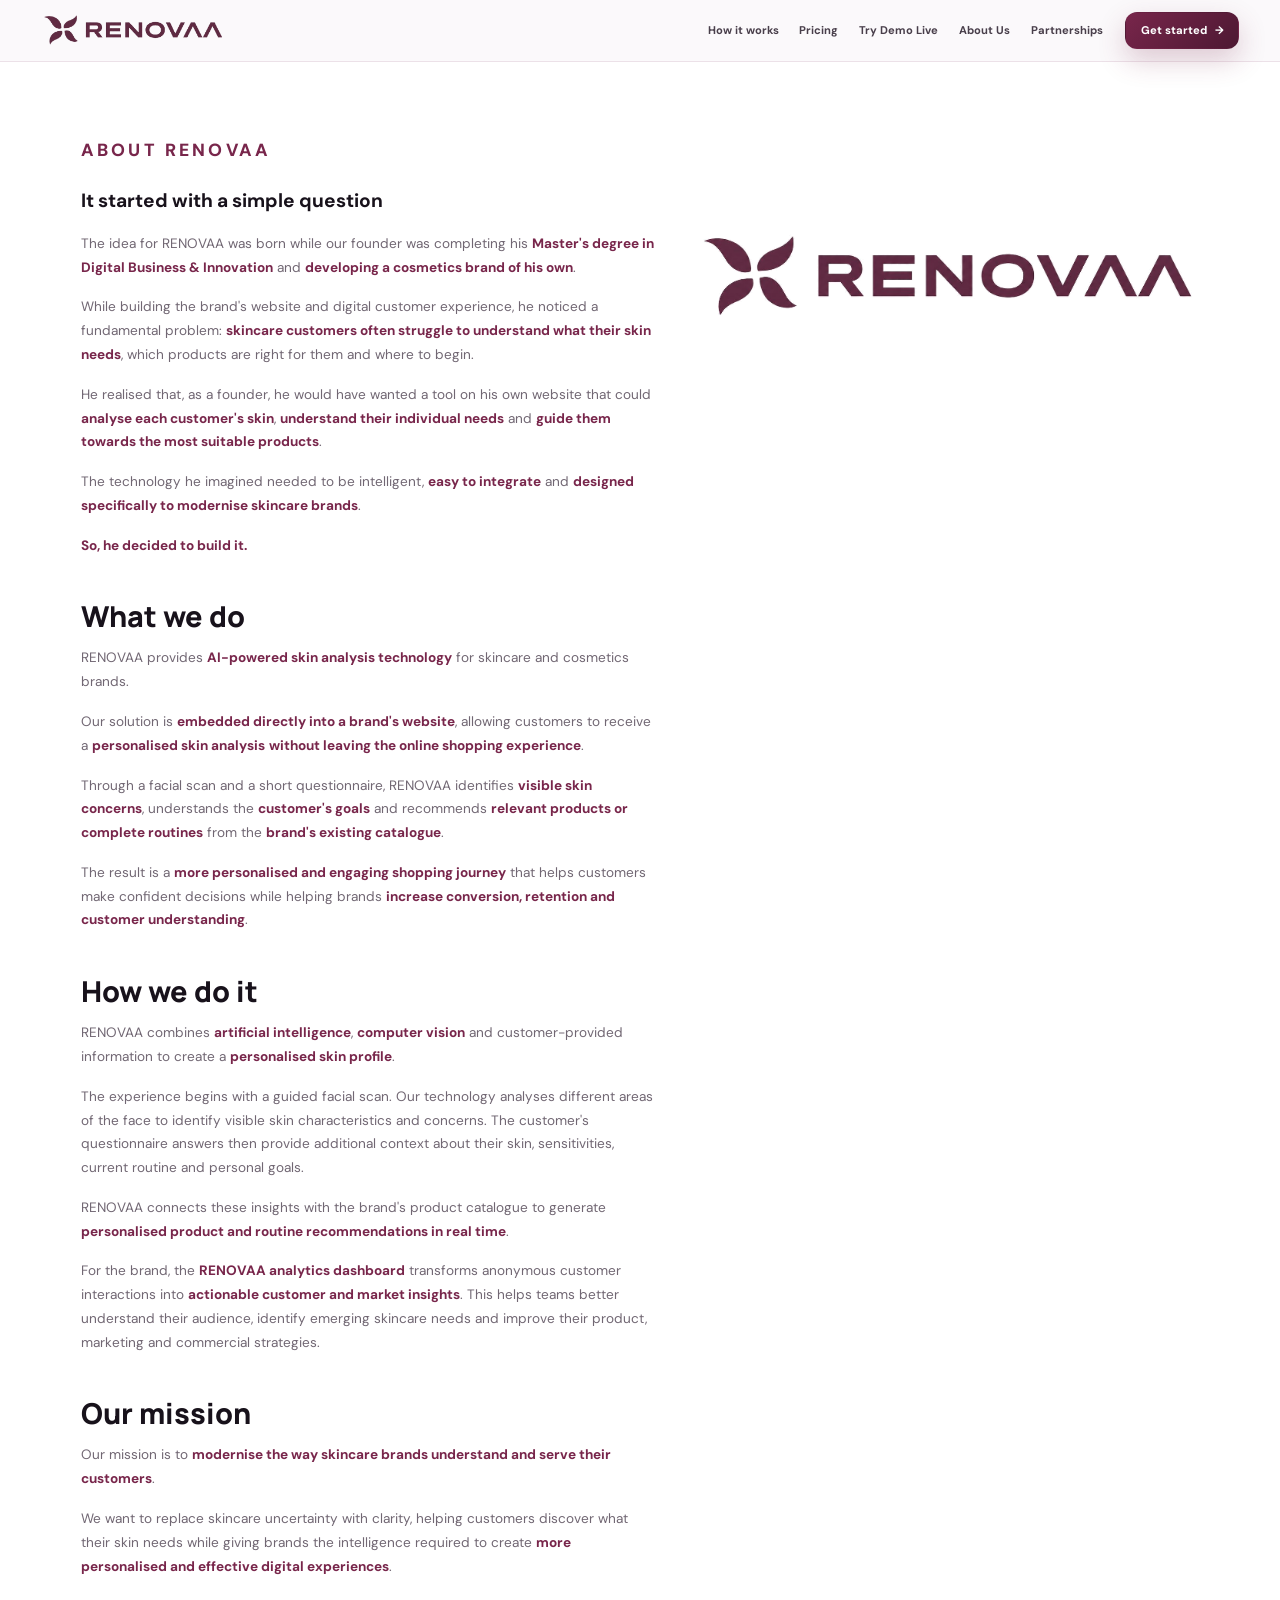
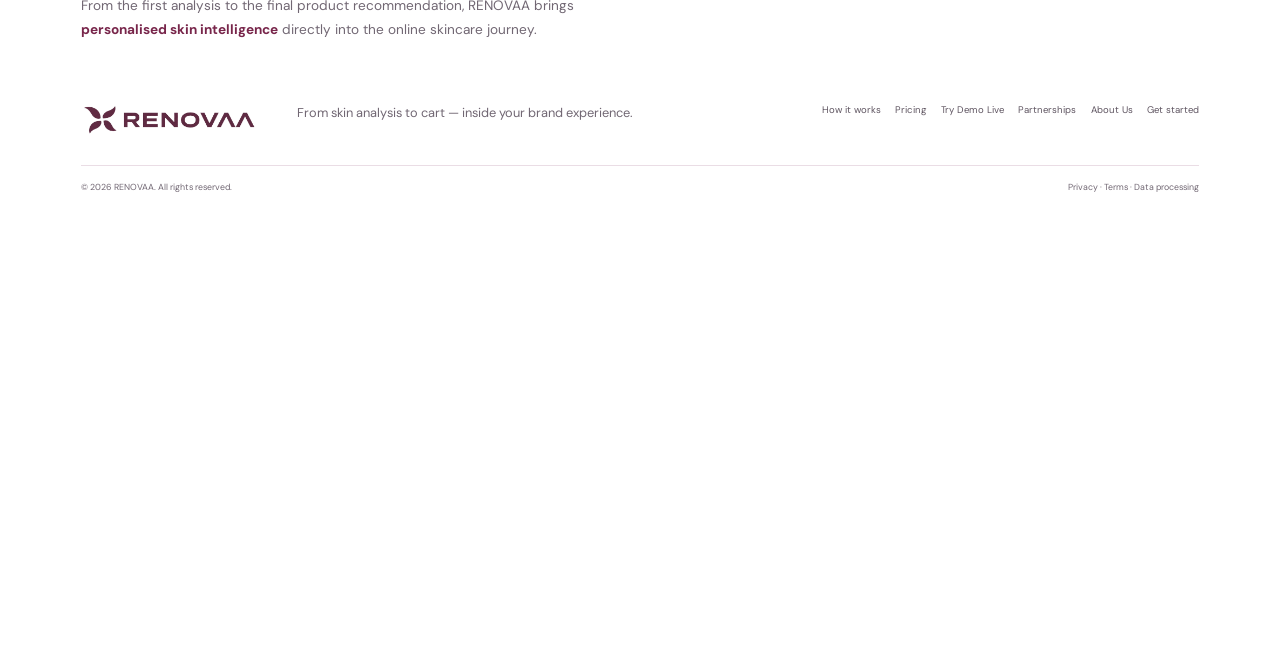
<file: about-renovaa.html>
<!DOCTYPE html>
<html lang="en">
<head>
  <meta charset="UTF-8" />
  <meta name="viewport" content="width=device-width, initial-scale=1.0" />
  <meta name="description" content="About RENOVAA — AI-powered skin analysis for skincare brands." />
  <title>About RENOVAA</title>
  <link rel="preconnect" href="https://fonts.googleapis.com">
  <link rel="preconnect" href="https://fonts.gstatic.com" crossorigin>
  <link href="https://fonts.googleapis.com/css2?family=DM+Sans:wght@400;500;600;700&family=Manrope:wght@500;600;700;800&display=swap" rel="stylesheet">
  <link rel="stylesheet" href="styles.css" />
  <style>
    .about-hero{padding-bottom:8px}
    .about-layout{display:grid;grid-template-columns:minmax(0,760px) 630px;gap:48px;align-items:start}
    .about-logo{position:sticky;top:120px;width:100%;display:block;margin-top:110px}
    .about-body{margin-top:24px}
    @media(max-width:900px){.about-layout{grid-template-columns:1fr}.about-logo{position:static;width:160px;margin-bottom:8px}}
    .about-body h2{font:800 clamp(26px,3vw,36px)/1.2 'Manrope',sans-serif;margin:52px 0 16px}
    .about-body h2:first-child{margin-top:0}
    .about-body p{font-size:17px;line-height:1.75;color:var(--muted);margin:0 0 20px}
    .about-body strong{color:#78264b}
  </style>
</head>
<body>
  <div class="ambient ambient-one"></div>
  <div class="ambient ambient-two"></div>

  <header class="site-header" id="top">
    <a class="brand" href="index.html" aria-label="RENOVAA home">
      <img src="assets/renovaa-logo-cropped.png" alt="RENOVAA" />
    </a>
    <button class="menu-toggle" aria-label="Open menu" aria-expanded="false">☰</button>
    <nav class="main-nav" aria-label="Primary navigation">
      <a href="index.html#problem">How it works</a>
      <a href="index.html#pricing">Pricing</a>
      <a href="live-demos.html">Try Demo Live</a>
      <a href="about-renovaa.html">About Us</a>
      <a href="partnerships.html">Partnerships</a>
    </nav>
    <a class="btn btn-primary header-cta" href="index.html#contact">Get started <span>→</span></a>
  </header>

  <main>
    <section class="section-wrap about-hero">
      <div class="about-layout">
        <div>
      <span class="eyebrow" style="font-size:22px">About RENOVAA</span>
      <h1>It started with a simple question</h1>

      <div class="about-body">
        <p>The idea for RENOVAA was born while our founder was completing his <strong>Master's degree in Digital Business &amp; Innovation</strong> and <strong>developing a cosmetics brand of his own</strong>.</p>
        <p>While building the brand's website and digital customer experience, he noticed a fundamental problem: <strong>skincare customers often struggle to understand what their skin needs</strong>, which products are right for them and where to begin.</p>
        <p>He realised that, as a founder, he would have wanted a tool on his own website that could <strong>analyse each customer's skin</strong>, <strong>understand their individual needs</strong> and <strong>guide them towards the most suitable products</strong>.</p>
        <p>The technology he imagined needed to be intelligent, <strong>easy to integrate</strong> and <strong>designed specifically to modernise skincare brands</strong>.</p>
        <p><strong>So, he decided to build it.</strong></p>

        <h2>What we do</h2>
        <p>RENOVAA provides <strong>AI-powered skin analysis technology</strong> for skincare and cosmetics brands.</p>
        <p>Our solution is <strong>embedded directly into a brand's website</strong>, allowing customers to receive a <strong>personalised skin analysis</strong> <strong>without leaving the online shopping experience</strong>.</p>
        <p>Through a facial scan and a short questionnaire, RENOVAA identifies <strong>visible skin concerns</strong>, understands the <strong>customer's goals</strong> and recommends <strong>relevant products or complete routines</strong> from the <strong>brand's existing catalogue</strong>.</p>
        <p>The result is a <strong>more personalised and engaging shopping journey</strong> that helps customers make confident decisions while helping brands <strong>increase conversion, retention and customer understanding</strong>.</p>

        <h2>How we do it</h2>
        <p>RENOVAA combines <strong>artificial intelligence</strong>, <strong>computer vision</strong> and customer-provided information to create a <strong>personalised skin profile</strong>.</p>
        <p>The experience begins with a guided facial scan. Our technology analyses different areas of the face to identify visible skin characteristics and concerns. The customer's questionnaire answers then provide additional context about their skin, sensitivities, current routine and personal goals.</p>
        <p>RENOVAA connects these insights with the brand's product catalogue to generate <strong>personalised product and routine recommendations in real time</strong>.</p>
        <p>For the brand, the <strong>RENOVAA analytics dashboard</strong> transforms anonymous customer interactions into <strong>actionable customer and market insights</strong>. This helps teams better understand their audience, identify emerging skincare needs and improve their product, marketing and commercial strategies.</p>

        <h2>Our mission</h2>
        <p>Our mission is to <strong>modernise the way skincare brands understand and serve their customers</strong>.</p>
        <p>We want to replace skincare uncertainty with clarity, helping customers discover what their skin needs while giving brands the intelligence required to create <strong>more personalised and effective digital experiences</strong>.</p>
        <p>From the first analysis to the final product recommendation, RENOVAA brings <strong>personalised skin intelligence</strong> directly into the online skincare journey.</p>
      </div>
        </div>
        <img class="about-logo" src="assets/renovaa-logo-cropped.png" alt="RENOVAA" />
      </div>
    </section>
  </main>

  <footer>
    <div class="footer-main">
      <img src="assets/renovaa-logo-cropped.png" alt="RENOVAA" />
      <p>From skin analysis to cart — inside your brand experience.</p>
      <div><a href="index.html#problem">How it works</a><a href="index.html#pricing">Pricing</a><a href="live-demos.html">Try Demo Live</a><a href="partnerships.html">Partnerships</a><a href="about-renovaa.html">About Us</a><a href="index.html#contact">Get started</a></div>
    </div>
    <div class="footer-bottom"><span>© 2026 RENOVAA. All rights reserved.</span><span>Privacy · Terms · Data processing</span></div>
  </footer>

  <script src="script.js"></script>
</body>
</html>
</file>
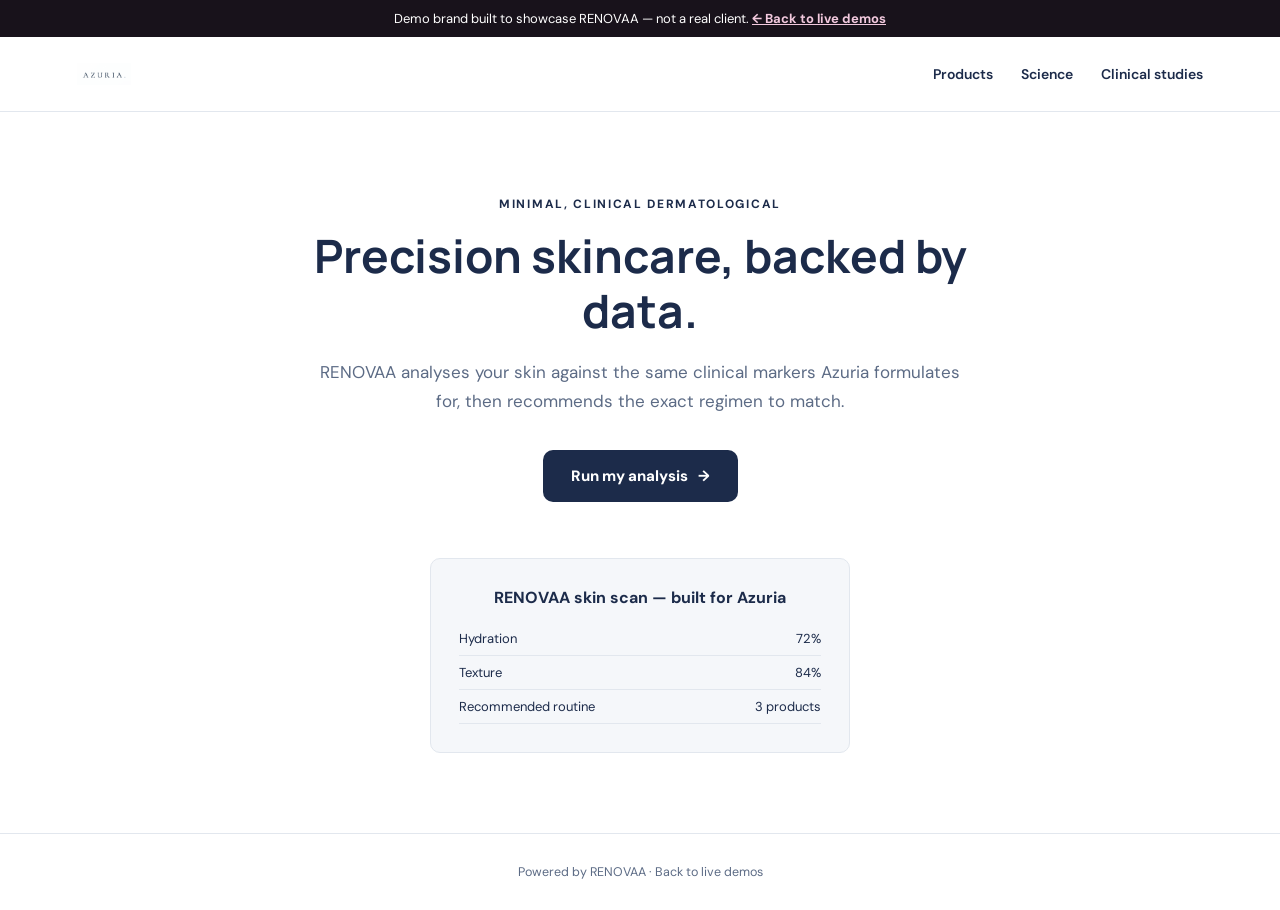
<file: azuria-demo.html>
<!DOCTYPE html>
<html lang="en">
<head>
  <meta charset="UTF-8" />
  <meta name="viewport" content="width=device-width, initial-scale=1.0" />
  <title>Azuria × RENOVAA — Live Demo</title>
  <link rel="preconnect" href="https://fonts.googleapis.com">
  <link rel="preconnect" href="https://fonts.gstatic.com" crossorigin>
  <link href="https://fonts.googleapis.com/css2?family=Manrope:wght@500;600;700;800&family=DM+Sans:wght@400;500;700&display=swap" rel="stylesheet">
  <style>
    *{box-sizing:border-box}
    body{margin:0;font-family:'DM Sans',sans-serif;background:#ffffff;color:#1c2b4a}
    a{text-decoration:none;color:inherit}
    .demo-banner{background:#18121b;color:#fff;text-align:center;padding:10px 16px;font-size:13px;font-family:'DM Sans',sans-serif}
    .demo-banner a{color:#f2c9de;font-weight:700;text-decoration:underline}
    header{display:flex;align-items:center;justify-content:space-between;padding:26px 6vw;border-bottom:1px solid #e2e7ee}
    header img{height:22px;display:block}
    nav{display:flex;gap:28px;font-size:14px;font-weight:600;color:#1c2b4a}
    .hero{padding:80px 6vw;text-align:center;max-width:820px;margin:0 auto}
    .hero span.eyebrow{display:inline-block;margin-bottom:16px;font-size:12px;letter-spacing:.14em;text-transform:uppercase;color:#1c2b4a;font-weight:700}
    .hero h1{font:700 clamp(30px,4.4vw,46px)/1.2 'Manrope',sans-serif;margin:0 0 20px}
    .hero p{font-size:17px;line-height:1.7;color:#5c6b85;margin:0 0 34px}
    .cta{display:inline-flex;align-items:center;gap:10px;padding:16px 28px;border-radius:10px;background:#1c2b4a;color:#fff;font-weight:800;font-size:15px}
    .widget{max-width:420px;margin:56px auto 0;padding:28px;border-radius:10px;background:#f5f7fa;border:1px solid #e2e7ee}
    .widget h3{margin:0 0 14px;font-size:16px}
    .widget .row{display:flex;justify-content:space-between;font-size:13px;padding:8px 0;border-bottom:1px solid #e2e7ee}
    footer{padding:30px 6vw;text-align:center;font-size:12.5px;color:#5c6b85;border-top:1px solid #e2e7ee}
  </style>
</head>
<body>
  <div class="demo-banner">Demo brand built to showcase RENOVAA — not a real client. <a href="live-demos.html">← Back to live demos</a></div>
  <header>
    <img src="assets/brand-azuria-logo.png" alt="Azuria" />
    <nav><a href="#">Products</a><a href="#">Science</a><a href="#">Clinical studies</a></nav>
  </header>
  <section class="hero">
    <span class="eyebrow">Minimal, clinical dermatological</span>
    <h1>Precision skincare, backed by data.</h1>
    <p>RENOVAA analyses your skin against the same clinical markers Azuria formulates for, then recommends the exact regimen to match.</p>
    <a class="cta" href="#widget">Run my analysis <span>→</span></a>
    <div class="widget" id="widget">
      <h3>RENOVAA skin scan — built for Azuria</h3>
      <div class="row"><span>Hydration</span><span>72%</span></div>
      <div class="row"><span>Texture</span><span>84%</span></div>
      <div class="row"><span>Recommended routine</span><span>3 products</span></div>
    </div>
  </section>
  <footer>Powered by RENOVAA · <a href="live-demos.html">Back to live demos</a></footer>
</body>
</html>
</file>
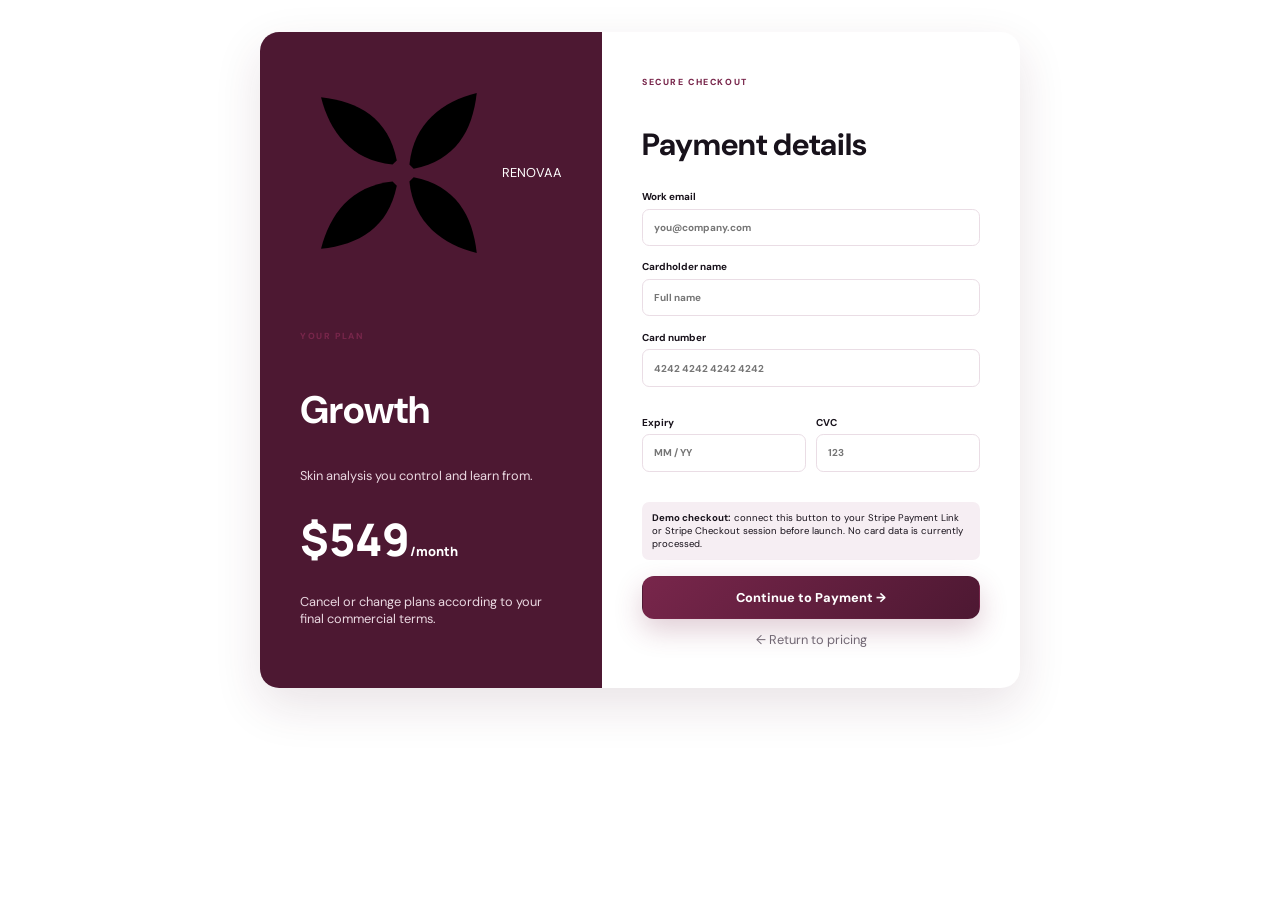
<file: checkout.html>
<!DOCTYPE html><html lang="en"><head><meta charset="UTF-8"><meta name="viewport" content="width=device-width,initial-scale=1"><title>RENOVAA Secure Checkout</title><link rel="preconnect" href="https://fonts.googleapis.com"><link rel="preconnect" href="https://fonts.gstatic.com" crossorigin><link href="https://fonts.googleapis.com/css2?family=DM+Sans:wght@400;500;600;700&family=Manrope:wght@600;700;800&display=swap" rel="stylesheet"><link rel="stylesheet" href="styles.css"><style>.checkout-page{min-height:100vh;background:#fff;display:grid;place-items:center;padding:30px}.checkout-shell{width:min(950px,100%);display:grid;grid-template-columns:.9fr 1.1fr;background:#fff;border-radius:24px;overflow:hidden;box-shadow:var(--shadow)}.order-summary{background:var(--plum-dark);color:#fff;padding:50px}.order-summary p{color:#ead8e1}.order-price{font-size:3.5rem;font-family:Manrope;font-weight:800;margin:30px 0}.order-price small{font-size:1rem}.pay-form{padding:50px}.pay-form label{display:block;font-weight:700;font-size:.78rem;margin:18px 0}.pay-form input{width:100%;padding:14px;border:1px solid var(--line);border-radius:9px;margin-top:7px}.two-col{display:grid;grid-template-columns:1fr 1fr;gap:12px}.payment-note{font-size:.75rem;background:var(--surface-2);padding:12px;border-radius:9px;margin:20px 0}@media(max-width:700px){.checkout-shell{grid-template-columns:1fr}.order-summary,.pay-form{padding:30px}}</style></head><body><main class="checkout-page"><section class="checkout-shell"><div class="order-summary"><a class="brand" href="index.html" style="color:white"><svg class="brand-mark" viewBox="0 0 48 48"><path d="M22 22C12 21 7 14 5 6c9 1 16 5 18 15Z"/><path d="M26 22C27 12 34 7 42 5c-1 9-5 16-15 18Z"/><path d="M22 26C12 27 7 34 5 42c9-1 16-5 18-15Z"/><path d="M26 26C27 36 34 41 42 43c-1-9-5-16-15-18Z"/></svg><span>RENOVAA</span></a><div style="margin-top:70px" class="eyebrow" style="color:#f1cadc">YOUR PLAN</div><h1 id="planName" style="font-size:3rem">Growth</h1><p id="planText">Skin analysis you control and learn from.</p><div class="order-price"><span id="planPrice">$549</span><small>/month</small></div><p>Cancel or change plans according to your final commercial terms.</p></div><form class="pay-form" id="paymentForm"><div class="eyebrow">SECURE CHECKOUT</div><h2 style="font-size:2.4rem">Payment details</h2><label>Work email<input required type="email" placeholder="you@company.com"></label><label>Cardholder name<input required placeholder="Full name"></label><label>Card number<input required inputmode="numeric" placeholder="4242 4242 4242 4242"></label><div class="two-col"><label>Expiry<input required placeholder="MM / YY"></label><label>CVC<input required placeholder="123"></label></div><div class="payment-note"><strong>Demo checkout:</strong> connect this button to your Stripe Payment Link or Stripe Checkout session before launch. No card data is currently processed.</div><button class="btn btn-primary" style="width:100%" type="submit">Continue to Payment →</button><a href="index.html#pricing" style="display:block;text-align:center;margin-top:15px;color:var(--muted)">← Return to pricing</a></form></section></main><script>const p=new URLSearchParams(location.search);const plan=p.get('plan')||'growth';const billing=p.get('billing')||'monthly';const plans={starter:{name:'Starter',monthly:149,annual:119,text:'Skin analysis that works on your site.'},growth:{name:'Growth',monthly:549,annual:439,text:'Skin analysis you control and learn from.'}};const d=plans[plan]||plans.growth;document.getElementById('planName').textContent=d.name;document.getElementById('planText').textContent=d.text;document.getElementById('planPrice').textContent='$'+d[billing];document.querySelector('.order-price small').textContent=billing==='annual'?'/month, billed annually':'/month';document.getElementById('paymentForm').addEventListener('submit',e=>{e.preventDefault();alert('Connect this form to your live Stripe Checkout or Payment Link before launch.');});</script></body></html>
</file>
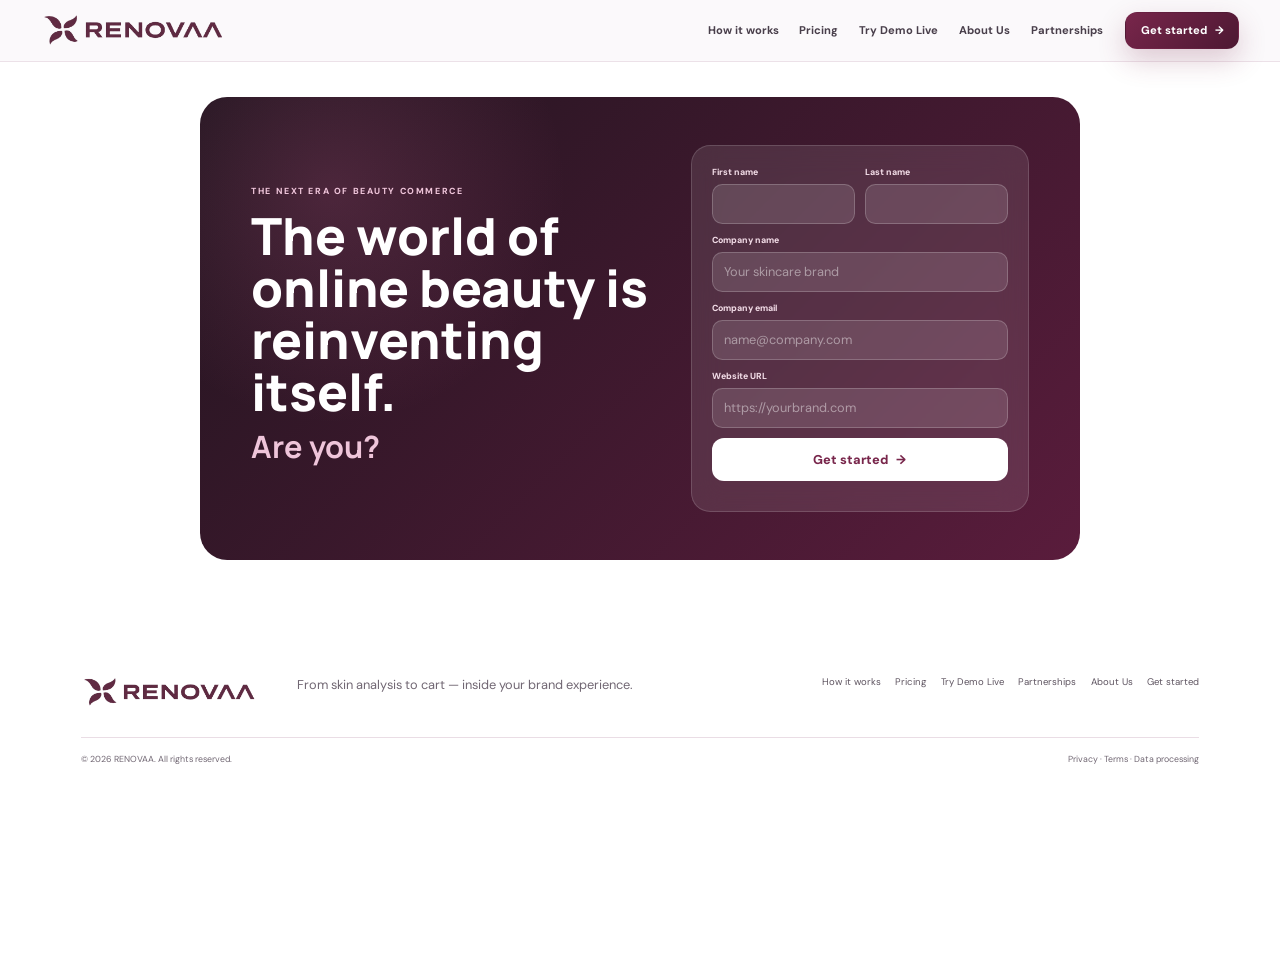
<file: get-started.html>
<!DOCTYPE html>
<html lang="en">
<head>
  <meta charset="UTF-8" />
  <meta name="viewport" content="width=device-width, initial-scale=1.0" />
  <meta name="description" content="Get started with RENOVAA." />
  <title>RENOVAA — Get Started</title>
  <link rel="preconnect" href="https://fonts.googleapis.com">
  <link rel="preconnect" href="https://fonts.gstatic.com" crossorigin>
  <link href="https://fonts.googleapis.com/css2?family=DM+Sans:wght@400;500;600;700&family=Manrope:wght@500;600;700;800&display=swap" rel="stylesheet">
  <link rel="stylesheet" href="styles.css" />
  <style>.get-started-wrap{width:min(1100px,calc(100% - 4vw))!important;margin:44px auto 96px!important;padding:60px 5vw!important}@media(max-width:1180px){.get-started-wrap{margin-top:24px!important}}</style>
</head>
<body>
  <div class="ambient ambient-one"></div>
  <div class="ambient ambient-two"></div>

  <header class="site-header" id="top">
    <a class="brand" href="RENOVAA Site.dc.html" aria-label="RENOVAA home">
      <img src="assets/renovaa-logo-cropped.png" alt="RENOVAA" />
    </a>
    <button class="menu-toggle" aria-label="Open menu" aria-expanded="false">☰</button>
    <nav class="main-nav" aria-label="Primary navigation">
      <a href="RENOVAA Site.dc.html#problem">How it works</a>
      <a href="RENOVAA Site.dc.html#pricing">Pricing</a>
      <a href="live-demos.html">Try Demo Live</a>
      <a href="about-renovaa.html">About Us</a>
      <a href="partnerships.html">Partnerships</a>
    </nav>
    <a class="btn btn-primary header-cta" href="get-started.html">Get started <span>→</span></a>
  </header>

  <main>
    <section class="final-cta get-started-wrap">
      <div class="cta-copy reveal visible">
        <span class="eyebrow">The next era of beauty commerce</span>
        <h2>The world of online beauty is reinventing itself.</h2>
        <h3>Are you?</h3>
      </div>
      <form class="demo-form reveal visible" id="demo-form" autocomplete="off">
        <div class="form-grid">
          <label><span>First name</span><input name="demoFirstName" type="text" required /></label>
          <label><span>Last name</span><input name="demoLastName" type="text" required /></label>
        </div>
        <label><span>Company name</span><input name="company" type="text" placeholder="Your skincare brand" required /></label>
        <label><span>Company email</span><input name="email" type="email" placeholder="name@company.com" required /></label>
        <label><span>Website URL</span><input name="website" type="url" placeholder="https://yourbrand.com" /></label>
        <input type="hidden" name="plan" id="plan-field" value="" />
        <button class="btn btn-light" type="submit">Get started <span>→</span></button>
        <p class="form-status" id="form-status" aria-live="polite"></p>
      </form>
    </section>
  </main>

  <footer>
    <div class="footer-main">
      <img src="assets/renovaa-logo-cropped.png" alt="RENOVAA" />
      <p>From skin analysis to cart — inside your brand experience.</p>
      <div><a href="RENOVAA Site.dc.html#problem">How it works</a><a href="RENOVAA Site.dc.html#pricing">Pricing</a><a href="live-demos.html">Try Demo Live</a><a href="partnerships.html">Partnerships</a><a href="about-renovaa.html">About Us</a><a href="get-started.html">Get started</a></div>
    </div>
    <div class="footer-bottom"><span>© 2026 RENOVAA. All rights reserved.</span><span>Privacy · Terms · Data processing</span></div>
  </footer>

  <script>
    const params = new URLSearchParams(location.search);
    const plan = params.get('plan');
    if (plan) {
      document.getElementById('plan-field').value = plan;
      const label = plan.charAt(0).toUpperCase() + plan.slice(1);
      const h3 = document.querySelector('.cta-copy h3');
      if (h3) h3.textContent = 'Get started with ' + label + '.';
    }
  </script>
  <script src="script.js"></script>
</body>
</html>
</file>
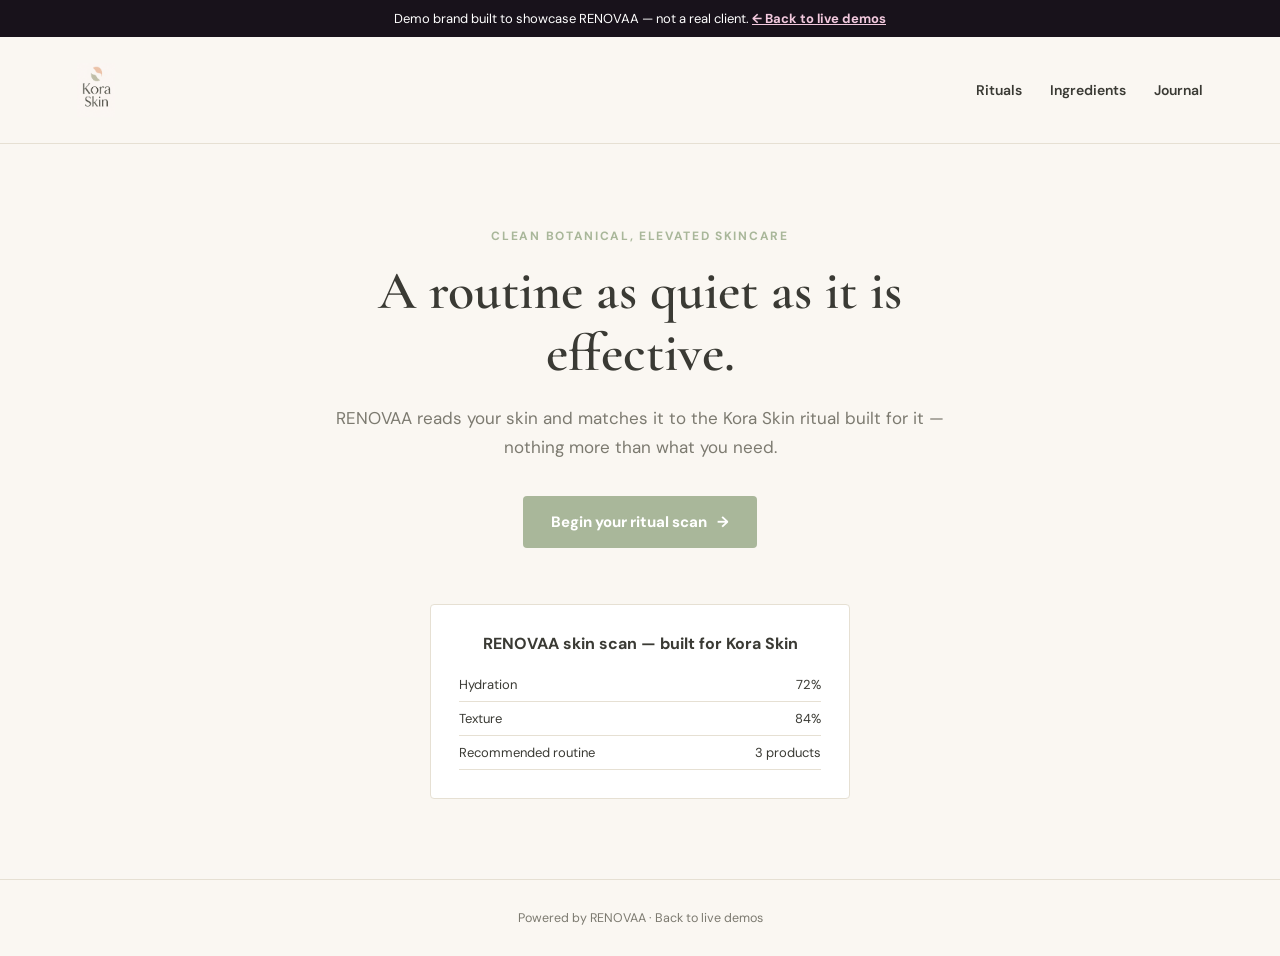
<file: kora-skin-demo.html>
<!DOCTYPE html>
<html lang="en">
<head>
  <meta charset="UTF-8" />
  <meta name="viewport" content="width=device-width, initial-scale=1.0" />
  <title>Kora Skin × RENOVAA — Live Demo</title>
  <link rel="preconnect" href="https://fonts.googleapis.com">
  <link rel="preconnect" href="https://fonts.gstatic.com" crossorigin>
  <link href="https://fonts.googleapis.com/css2?family=Cormorant+Garamond:wght@500;600;700&family=DM+Sans:wght@400;500;700&display=swap" rel="stylesheet">
  <style>
    *{box-sizing:border-box}
    body{margin:0;font-family:'DM Sans',sans-serif;background:#faf7f2;color:#3a3a34}
    a{text-decoration:none;color:inherit}
    .demo-banner{background:#18121b;color:#fff;text-align:center;padding:10px 16px;font-size:13px;font-family:'DM Sans',sans-serif}
    .demo-banner a{color:#f2c9de;font-weight:700;text-decoration:underline}
    header{display:flex;align-items:center;justify-content:space-between;padding:26px 6vw;border-bottom:1px solid #e6e0d3}
    header img{height:54px;display:block}
    nav{display:flex;gap:28px;font-size:14px;font-weight:600;color:#3a3a34}
    .hero{padding:80px 6vw;text-align:center;max-width:820px;margin:0 auto}
    .hero span.eyebrow{display:inline-block;margin-bottom:16px;font-size:12px;letter-spacing:.14em;text-transform:uppercase;color:#a9b79a;font-weight:700}
    .hero h1{font:600 clamp(34px,5vw,54px)/1.15 'Cormorant Garamond',serif;margin:0 0 20px}
    .hero p{font-size:17px;line-height:1.7;color:#7c7a70;margin:0 0 34px}
    .cta{display:inline-flex;align-items:center;gap:10px;padding:16px 28px;border-radius:4px;background:#a9b79a;color:#fff;font-weight:800;font-size:15px}
    .widget{max-width:420px;margin:56px auto 0;padding:28px;border-radius:4px;background:#fff;border:1px solid #e6e0d3}
    .widget h3{margin:0 0 14px;font-size:16px}
    .widget .row{display:flex;justify-content:space-between;font-size:13px;padding:8px 0;border-bottom:1px solid #e6e0d3}
    footer{padding:30px 6vw;text-align:center;font-size:12.5px;color:#7c7a70;border-top:1px solid #e6e0d3}
  </style>
</head>
<body>
  <div class="demo-banner">Demo brand built to showcase RENOVAA — not a real client. <a href="live-demos.html">← Back to live demos</a></div>
  <header>
    <img src="assets/brand-kora-skin-logo.png" alt="Kora Skin" />
    <nav><a href="#">Rituals</a><a href="#">Ingredients</a><a href="#">Journal</a></nav>
  </header>
  <section class="hero">
    <span class="eyebrow">Clean botanical, elevated skincare</span>
    <h1>A routine as quiet as it is effective.</h1>
    <p>RENOVAA reads your skin and matches it to the Kora Skin ritual built for it — nothing more than what you need.</p>
    <a class="cta" href="#widget">Begin your ritual scan <span>→</span></a>
    <div class="widget" id="widget">
      <h3>RENOVAA skin scan — built for Kora Skin</h3>
      <div class="row"><span>Hydration</span><span>72%</span></div>
      <div class="row"><span>Texture</span><span>84%</span></div>
      <div class="row"><span>Recommended routine</span><span>3 products</span></div>
    </div>
  </section>
  <footer>Powered by RENOVAA · <a href="live-demos.html">Back to live demos</a></footer>
</body>
</html>
</file>
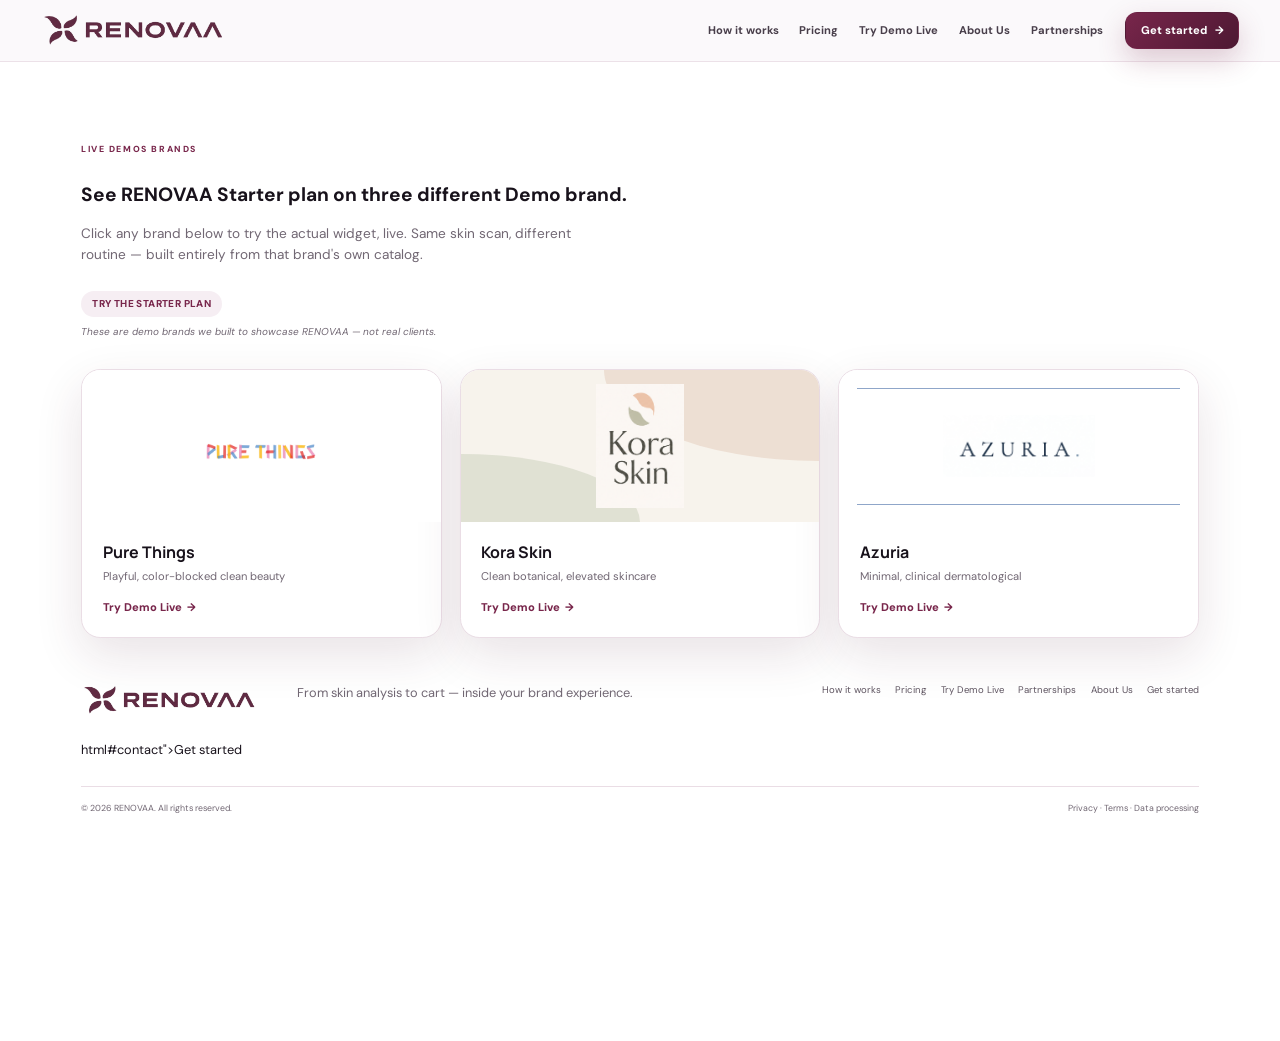
<file: live-demos.html>
<!DOCTYPE html>
<html lang="en">
<head>
  <meta charset="UTF-8" />
  <meta name="viewport" content="width=device-width, initial-scale=1.0" />
  <meta name="description" content="Try RENOVAA live on three demo brand styles." />
  <title>RENOVAA — Live Demos</title>
  <link rel="preconnect" href="https://fonts.googleapis.com">
  <link rel="preconnect" href="https://fonts.gstatic.com" crossorigin>
  <link href="https://fonts.googleapis.com/css2?family=DM+Sans:wght@400;500;600;700&family=Manrope:wght@500;600;700;800&display=swap" rel="stylesheet">
  <link rel="stylesheet" href="styles.css" />
  <style>
    .demos-hero{padding-bottom:8px}
    .demos-caption{display:inline-block;margin-top:10px;font-size:12.5px;color:var(--muted);font-style:italic}
    .demos-grid{display:grid;grid-template-columns:repeat(3,1fr);gap:22px;margin-top:38px}
    .demo-card{display:flex;flex-direction:column;border-radius:24px;overflow:hidden;background:#fff;border:1px solid var(--line);box-shadow:var(--shadow);text-decoration:none;color:inherit;transition:.25s ease}
    .demo-card:hover{transform:translateY(-6px);box-shadow:0 28px 64px rgba(75,24,50,.2)}
    .demo-thumb{position:relative;height:190px;display:flex;flex-direction:column;overflow:hidden}
    .demo-card-body{padding:24px 26px 28px}
    .demo-card-body h3{margin:0 0 6px;font-family:Manrope,sans-serif;font-size:1.25rem}
    .demo-descriptor{margin:0 0 16px;color:var(--muted);font-size:14px;line-height:1.5}
    .demo-try{display:inline-flex;align-items:center;gap:6px;font-weight:800;color:var(--plum);font-size:14px}
    @media(max-width:980px){.demos-grid{grid-template-columns:1fr}}
  </style>
</head>
<body>
  <div class="ambient ambient-one"></div>
  <div class="ambient ambient-two"></div>

  <header class="site-header" id="top">
    <a class="brand" href="index.html" aria-label="RENOVAA home">
      <img src="assets/renovaa-logo-cropped.png" alt="RENOVAA" />
    </a>
    <button class="menu-toggle" aria-label="Open menu" aria-expanded="false">☰</button>
    <nav class="main-nav" aria-label="Primary navigation">
      <a href="index.html#problem">How it works</a>
      <a href="index.html#pricing">Pricing</a>
      <a href="live-demos.html">Try Demo Live</a>
      <a href="about-renovaa.html">About Us</a>
      <a href="partnerships.html">Partnerships</a>
    </nav>
    <a class="btn btn-primary header-cta" href="index.html#contact">Get started <span>→</span></a>
  </header>

  <main>
    <section class="section-wrap demos-hero">
      <span class="eyebrow">Live demos brands</span>
      <h1>See RENOVAA Starter plan on three different Demo brand.</h1>
      <p style="max-width:640px;color:var(--muted);font-size:17px;line-height:1.6">Click any brand below to try the actual widget, live. Same skin scan, different routine — built entirely from that brand's own catalog.</p>
      <span style="display:inline-flex;align-items:center;gap:8px;margin-top:14px;padding:8px 14px;border-radius:999px;background:#f6eef3;color:var(--plum);font-size:12.5px;font-weight:800;text-transform:uppercase;letter-spacing:.04em">Try the Starter plan</span><br />
      <span class="demos-caption">These are demo brands we built to showcase RENOVAA — not real clients.</span>

      <div class="demos-grid">

        <a class="demo-card" href="https://tonyyy8.github.io/PURE-THINGS-/index.html" target="_blank" rel="noopener">
          <div class="demo-thumb" style="background:#fff">
      <div style="display:flex;gap:6px;height:14px;padding:14px 14px 0">
        <span style="flex:1;background:#e94f5c;border-radius:3px"></span>
        <span style="flex:1;background:#f4b93e;border-radius:3px"></span>
        <span style="flex:1;background:#5aa9d6;border-radius:3px"></span>
        <span style="flex:1;background:#f19ac2;border-radius:3px"></span>
      </div>
      <div style="display:flex;align-items:center;justify-content:center;flex:1">
        <img src="assets/brand-pure-things-logo.jpg" alt="Pure Things" style="max-width:220px;width:70%;object-fit:contain" />
      </div>
    </div>
          <div class="demo-card-body">
            <h3>Pure Things</h3>
            <p class="demo-descriptor">Playful, color-blocked clean beauty</p>
            <span class="demo-try">Try Demo Live <span>→</span></span>
          </div>
        </a>

        <a class="demo-card" href="https://tonyyy8.github.io/Kora-Skin/" target="_blank" rel="noopener">
          <div class="demo-thumb" style="background:#f7f3ec">
      <div style="position:absolute;top:0;right:0;width:60%;height:60%;background:#d9b7a3;opacity:.35;border-radius:0 0 0 100%"></div>
      <div style="position:absolute;bottom:0;left:0;width:50%;height:45%;background:#a9b79a;opacity:.3;border-radius:0 100% 0 0"></div>
      <div style="position:relative;display:flex;align-items:center;justify-content:center;height:100%">
        <img src="assets/brand-kora-skin-logo.png" alt="Kora Skin" style="max-width:110px;width:55%;object-fit:contain" />
      </div>
    </div>
          <div class="demo-card-body">
            <h3>Kora Skin</h3>
            <p class="demo-descriptor">Clean botanical, elevated skincare</p>
            <span class="demo-try">Try Demo Live <span>→</span></span>
          </div>
        </a>

        <a class="demo-card" href="https://tonyyy8.github.io/AZURIA/#/" target="_blank" rel="noopener">
          <div class="demo-thumb" style="background:#fff">
      <div style="position:absolute;top:22px;left:22px;right:22px;height:1px;background:#8fa6c9"></div>
      <div style="position:absolute;bottom:22px;left:22px;right:22px;height:1px;background:#8fa6c9"></div>
      <div style="display:flex;align-items:center;justify-content:center;height:100%">
        <img src="assets/brand-azuria-logo.png" alt="Azuria" style="max-width:190px;width:65%;object-fit:contain" />
      </div>
    </div>
          <div class="demo-card-body">
            <h3>Azuria</h3>
            <p class="demo-descriptor">Minimal, clinical dermatological</p>
            <span class="demo-try">Try Demo Live <span>→</span></span>
          </div>
        </a>
      </div>
    </section>
  </main>

  <footer>
    <div class="footer-main">
      <img src="assets/renovaa-logo-cropped.png" alt="RENOVAA" />
      <p>From skin analysis to cart — inside your brand experience.</p>
      <div><a href="index.html#problem">How it works</a><a href="index.html#pricing">Pricing</a><a href="live-demos.html">Try Demo Live</a><a href="partnerships.html">Partnerships</a><a href="about-renovaa.html">About Us</a><a href="index.html#contact">Get started</a></div>html#contact">Get started</a></div>
    </div>
    <div class="footer-bottom"><span>© 2026 RENOVAA. All rights reserved.</span><span>Privacy · Terms · Data processing</span></div>
  </footer>

  <script src="script.js"></script>
</body>
</html>
</file>
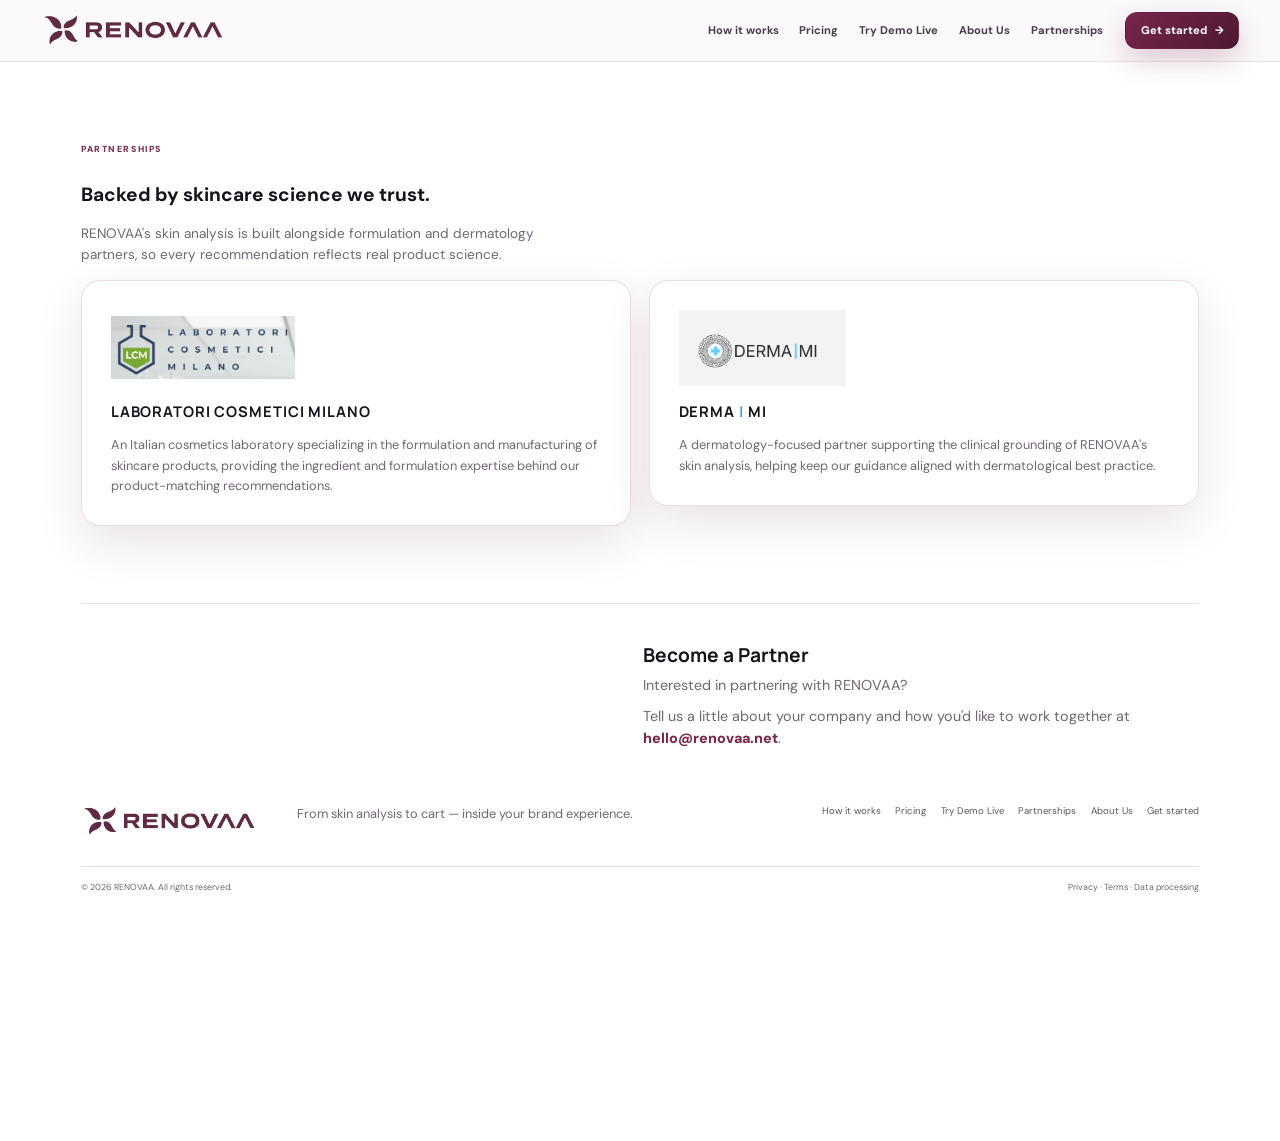
<file: partnerships.html>
<!DOCTYPE html>
<html lang="en">
<head>
  <meta charset="UTF-8" />
  <meta name="viewport" content="width=device-width, initial-scale=1.0" />
  <meta name="description" content="RENOVAA partnerships with leading skincare science and formulation labs." />
  <title>RENOVAA — Partnerships</title>
  <link rel="preconnect" href="https://fonts.googleapis.com">
  <link rel="preconnect" href="https://fonts.gstatic.com" crossorigin>
  <link href="https://fonts.googleapis.com/css2?family=DM+Sans:wght@400;500;600;700&family=Manrope:wght@500;600;700;800&display=swap" rel="stylesheet">
  <link rel="stylesheet" href="styles.css" />
  <style>
    .partners-hero{padding-bottom:20px}
    .partners-grid{display:grid;grid-template-columns:1fr 1fr;gap:22px;margin-top:10px;align-items:start}
    .partner-card{padding:36px;border-radius:24px;background:#fff;border:1px solid var(--line);box-shadow:var(--shadow);display:flex;flex-direction:column;gap:18px;transition:.25s ease;text-decoration:none}
    .partner-card:hover{transform:translateY(-4px);box-shadow:0 26px 60px rgba(75,24,50,.18)}
    .partner-logo{height:96px;display:flex;align-items:center;justify-content:flex-start}
    .partner-logo img{max-height:100%;width:auto;max-width:230px;object-fit:contain;display:block}
    .partner-card h3{margin:0;font-family:Manrope,sans-serif;font-size:1.15rem;text-transform:uppercase;letter-spacing:.06em}
    .partner-card p{margin:0;color:var(--muted);line-height:1.6}
    .partner-cta{margin-top:96px;padding-top:48px;border-top:1px solid var(--line);display:grid;grid-template-columns:1fr 1fr;gap:8px;align-items:start}
    .partner-cta h3{grid-column:2;margin:0;font-family:Manrope,sans-serif;font-size:1.5rem}
    .partner-cta p{grid-column:2;margin:0;color:var(--muted);line-height:1.5;font-size:18px;max-width:640px}
    .partner-cta p+p{margin-top:4px}
    .partner-cta a{color:var(--plum);font-weight:800}
    @media(max-width:900px){.partners-grid{grid-template-columns:1fr}.partner-cta{grid-template-columns:1fr}.partner-cta h3,.partner-cta p{grid-column:1}}
  </style>
</head>
<body>
  <div class="ambient ambient-one"></div>
  <div class="ambient ambient-two"></div>

  <header class="site-header" id="top">
    <a class="brand" href="index.html" aria-label="RENOVAA home">
      <img src="assets/renovaa-logo-cropped.png" alt="RENOVAA" />
    </a>
    <button class="menu-toggle" aria-label="Open menu" aria-expanded="false">☰</button>
    <nav class="main-nav" aria-label="Primary navigation">
      <a href="index.html#problem">How it works</a>
      <a href="index.html#pricing">Pricing</a>
      <a href="live-demos.html">Try Demo Live</a>
      <a href="about-renovaa.html">About Us</a>
      <a href="partnerships.html">Partnerships</a>
    </nav>
    <a class="btn btn-primary header-cta" href="index.html#contact">Get started <span>→</span></a>
  </header>

  <main>
    <section class="section-wrap partners-hero">
      <span class="eyebrow">Partnerships</span>
      <h1>Backed by skincare science we trust.</h1>
      <p style="max-width:640px;color:var(--muted);font-size:17px;line-height:1.6">RENOVAA's skin analysis is built alongside formulation and dermatology partners, so every recommendation reflects real product science.</p>

      <div class="partners-grid">
        <a class="partner-card" href="https://www.laboratoricosmeticimilano.com/en" target="_blank" rel="noopener" style="color:inherit">
          <div class="partner-logo"><img src="assets/partner-lcm.png" alt="Laboratori Cosmetici Milano (LCM)" /></div>
          <h3>LABORATORI COSMETICI MILANO</h3>
          <p>An Italian cosmetics laboratory specializing in the formulation and manufacturing of skincare products, providing the ingredient and formulation expertise behind our product-matching recommendations.</p>
        </a>
        <a class="partner-card" href="https://derma-mi.com/" target="_blank" rel="noopener" style="color:inherit">
          <div class="partner-logo"><img src="assets/partner-dermami.png" alt="Derma.MI" /></div>
          <h3>DERMA <span style="color:#4ea3c7">|</span> MI</h3>
          <p>A dermatology-focused partner supporting the clinical grounding of RENOVAA's skin analysis, helping keep our guidance aligned with dermatological best practice.</p>
        </a>
      </div>

      <div class="partner-cta">
        <h3>Become a Partner</h3>
        <p>Interested in partnering with RENOVAA?</p>
        <p>Tell us a little about your company and how you'd like to work together at <a href="mailto:hello@renovaa.net">hello@renovaa.net</a>.</p>
      </div>
    </section>
  </main>

  <footer>
    <div class="footer-main">
      <img src="assets/renovaa-logo-cropped.png" alt="RENOVAA" />
      <p>From skin analysis to cart — inside your brand experience.</p>
      <div><a href="index.html#problem">How it works</a><a href="index.html#pricing">Pricing</a><a href="live-demos.html">Try Demo Live</a><a href="partnerships.html">Partnerships</a><a href="about-renovaa.html">About Us</a><a href="index.html#contact">Get started</a></div>
    </div>
    <div class="footer-bottom"><span>© 2026 RENOVAA. All rights reserved.</span><span>Privacy · Terms · Data processing</span></div>
  </footer>

  <script src="script.js"></script>
</body>
</html>
</file>
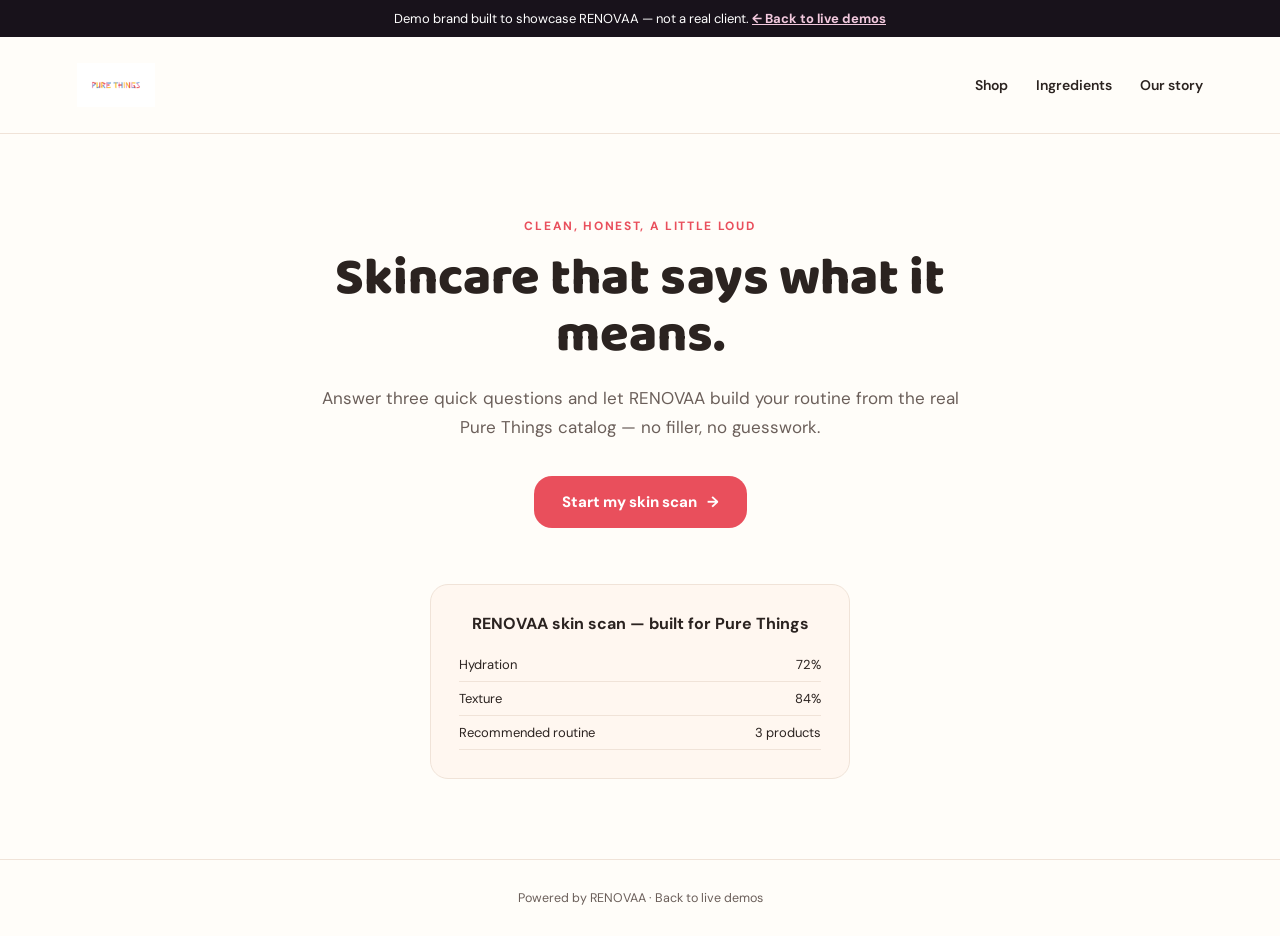
<file: pure-things-demo.html>
<!DOCTYPE html>
<html lang="en">
<head>
  <meta charset="UTF-8" />
  <meta name="viewport" content="width=device-width, initial-scale=1.0" />
  <title>Pure Things × RENOVAA — Live Demo</title>
  <link rel="preconnect" href="https://fonts.googleapis.com">
  <link rel="preconnect" href="https://fonts.gstatic.com" crossorigin>
  <link href="https://fonts.googleapis.com/css2?family=Baloo+2:wght@600;700;800&family=DM+Sans:wght@400;500;700&display=swap" rel="stylesheet">
  <style>
    *{box-sizing:border-box}
    body{margin:0;font-family:'DM Sans',sans-serif;background:#fffdf9;color:#2b2320}
    a{text-decoration:none;color:inherit}
    .demo-banner{background:#18121b;color:#fff;text-align:center;padding:10px 16px;font-size:13px;font-family:'DM Sans',sans-serif}
    .demo-banner a{color:#f2c9de;font-weight:700;text-decoration:underline}
    header{display:flex;align-items:center;justify-content:space-between;padding:26px 6vw;border-bottom:1px solid #f0e3d8}
    header img{height:44px;width:auto;display:block}
    nav{display:flex;gap:28px;font-size:14px;font-weight:600;color:#2b2320}
    .hero{padding:80px 6vw;text-align:center;max-width:820px;margin:0 auto}
    .hero span.eyebrow{display:inline-block;margin-bottom:16px;font-size:12px;letter-spacing:.14em;text-transform:uppercase;color:#e94f5c;font-weight:700}
    .hero h1{font:800 clamp(32px,5vw,52px)/1.1 'Baloo 2',sans-serif;margin:0 0 20px}
    .hero p{font-size:17px;line-height:1.7;color:#6b5f5a;margin:0 0 34px}
    .cta{display:inline-flex;align-items:center;gap:10px;padding:16px 28px;border-radius:18px;background:#e94f5c;color:#fff;font-weight:800;font-size:15px}
    .widget{max-width:420px;margin:56px auto 0;padding:28px;border-radius:18px;background:#fff7f0;border:1px solid #f0e3d8}
    .widget h3{margin:0 0 14px;font-size:16px}
    .widget .row{display:flex;justify-content:space-between;font-size:13px;padding:8px 0;border-bottom:1px solid #f0e3d8}
    footer{padding:30px 6vw;text-align:center;font-size:12.5px;color:#6b5f5a;border-top:1px solid #f0e3d8}
  </style>
</head>
<body>
  <div class="demo-banner">Demo brand built to showcase RENOVAA — not a real client. <a href="live-demos.html">← Back to live demos</a></div>
  <header>
    <img src="assets/brand-pure-things-logo.jpg" alt="Pure Things" />
    <nav><a href="#">Shop</a><a href="#">Ingredients</a><a href="#">Our story</a></nav>
  </header>
  <section class="hero">
    <span class="eyebrow">Clean, honest, a little loud</span>
    <h1>Skincare that says what it means.</h1>
    <p>Answer three quick questions and let RENOVAA build your routine from the real Pure Things catalog — no filler, no guesswork.</p>
    <a class="cta" href="#widget">Start my skin scan <span>→</span></a>
    <div class="widget" id="widget">
      <h3>RENOVAA skin scan — built for Pure Things</h3>
      <div class="row"><span>Hydration</span><span>72%</span></div>
      <div class="row"><span>Texture</span><span>84%</span></div>
      <div class="row"><span>Recommended routine</span><span>3 products</span></div>
    </div>
  </section>
  <footer>Powered by RENOVAA · <a href="live-demos.html">Back to live demos</a></footer>
</body>
</html>
</file>
<file: styles.css>
:root{
  --bg:#fbf8fb;
  --surface:#ffffff;
  --surface-2:#f6eef3;
  --ink:#18121b;
  --muted:#716773;
  --plum:#78264b;
  --plum-dark:#4d1832;
  --plum-light:#a64b76;
  --line:#eadde5;
  --danger:#5c5962;
  --shadow:0 22px 60px rgba(75,24,50,.12);
  --radius:24px;
}
*{box-sizing:border-box}
html{scroll-behavior:smooth}
body{margin:0;font-family:'DM Sans',sans-serif;color:var(--ink);background:#fff;overflow-x:hidden;zoom:.8}

a{text-decoration:none;color:inherit}
img{max-width:100%;display:block}
button,input{font:inherit}
.ambient{display:none}
.ambient-one{width:520px;height:520px;left:-160px;top:180px;background:rgba(185,102,145,.18)}
.ambient-two{width:580px;height:580px;right:-200px;top:420px;background:rgba(111,37,73,.12)}
.site-header{position:sticky;top:0;z-index:50;width:100%;margin:auto;padding:15px 4vw;display:flex;align-items:center;gap:28px;background:rgba(251,248,251,.82);backdrop-filter:blur(18px);border-bottom:1px solid rgba(234,221,229,.85)}
.brand{display:flex;align-items:center;flex-shrink:0}.brand img{width:230px}
.main-nav{display:flex;gap:26px;align-items:center;margin-left:auto}.main-nav a{font-size:14px;font-weight:700;color:#493f4b}.main-nav a:hover{color:var(--plum)}
.menu-toggle{display:none;margin-left:auto;width:44px;height:44px;border:1px solid var(--line);border-radius:14px;background:#fff;color:var(--plum);cursor:pointer}
.btn{display:inline-flex;align-items:center;justify-content:center;gap:10px;padding:15px 23px;border-radius:15px;border:1px solid transparent;font-weight:800;transition:.25s;cursor:pointer}
.btn:hover{transform:translateY(-2px)}.btn-primary{background:linear-gradient(135deg,var(--plum),var(--plum-dark));color:#fff;box-shadow:0 14px 34px rgba(120,38,75,.23)}.btn-secondary{background:rgba(255,255,255,.75);color:var(--plum);border-color:#ddc7d3;backdrop-filter:blur(12px)}.btn-light{background:#fff;color:var(--plum);width:100%}.header-cta{padding:13px 18px;font-size:14px}
.section-wrap{width:min(1500px,100%);margin:auto;padding:96px 4vw}.eyebrow{display:inline-block;margin-bottom:14px;color:var(--plum);font-size:11px;font-weight:800;text-transform:uppercase;letter-spacing:.18em}
.hero{min-height:calc(100vh - 86px);display:grid;grid-template-columns:1.03fr .97fr;gap:38px;align-items:center;padding-top:54px;padding-bottom:72px}.hero h1,.section-intro h2,.analytics-copy h2,.pricing-head h2,.cta-copy h2{font:800 clamp(44px,5.2vw,84px)/1.02 'Manrope',sans-serif;margin:0}.hero h1 em{font-style:normal;color:var(--plum)}.hero-copy>p{font-size:18px;line-height:1.72;color:var(--muted);max-width:660px}.hero-actions{display:flex;gap:14px;margin:30px 0}.play{font-size:11px}.trust-row{display:flex;gap:10px;flex-wrap:wrap}.trust-row span{padding:9px 12px;border-radius:999px;background:#fff;border:1px solid var(--line);font-size:11px;font-weight:700;color:#5f5360;box-shadow:0 8px 24px rgba(78,24,51,.06)}
.hero-stage{display:block}.hero-loop{width:100%;max-width:100%;height:auto;display:block;border-radius:30px;object-fit:cover}.hero-image-shell{position:relative;padding:14px;border-radius:30px;background:linear-gradient(145deg,rgba(255,255,255,.9),rgba(246,232,240,.8));border:1px solid var(--line);box-shadow:var(--shadow);overflow:hidden}.hero-image-shell img{border-radius:22px}.scan-line{position:absolute;left:8%;right:8%;height:2px;top:18%;background:linear-gradient(90deg,transparent,#c45e8e,transparent);box-shadow:0 0 20px #c45e8e;animation:scan 4s ease-in-out infinite}@keyframes scan{0%,100%{top:18%;opacity:.25}50%{top:78%;opacity:1}}
.analysis-panel{padding:18px;border-radius:22px;background:rgba(255,255,255,.82);backdrop-filter:blur(18px);border:1px solid rgba(255,255,255,.72);box-shadow:var(--shadow)}.panel-heading{display:flex;align-items:center;gap:10px;font-size:12px;font-weight:800;text-transform:uppercase;letter-spacing:.08em;margin-bottom:14px}.live-dot{width:10px;height:10px;border-radius:50%;background:#bd527f;box-shadow:0 0 0 0 rgba(189,82,127,.4);animation:pulse 1.8s infinite}@keyframes pulse{70%{box-shadow:0 0 0 11px rgba(189,82,127,0)}}.metric{display:grid;grid-template-columns:1fr auto;gap:6px 10px;font-size:12px;margin:12px 0}.metric b{color:var(--plum)}.metric i{grid-column:1/-1;height:7px;background:#e9dce4;border-radius:999px;overflow:hidden}.metric i::after{content:"";display:block;height:100%;width:var(--score);background:linear-gradient(90deg,var(--plum),var(--plum-light))}
.problem{background:#fff}.section-intro{display:grid;grid-template-columns:76px minmax(0,920px);gap:22px;align-items:start;margin-bottom:42px}.section-number{font:800 30px/1 'Manrope';color:var(--plum)}.section-intro h2,.analytics-copy h2,.pricing-head h2{font-size:clamp(36px,4vw,62px);margin-bottom:16px}.section-intro p,.analytics-copy>p,.pricing-head p,.cta-copy p{font-size:17px;line-height:1.7;color:var(--muted);margin:0}
.journey-track{position:relative;display:grid;grid-template-columns:repeat(5,1fr);gap:14px}.track-line{position:absolute;left:8%;right:8%;top:54px;height:2px;z-index:0}.journey-lost .track-line{background:linear-gradient(90deg,var(--plum),#b694a5,#bbb7bd)}.journey-won .track-line{background:linear-gradient(90deg,var(--plum),#c75e91,var(--plum));box-shadow:0 0 20px rgba(120,38,75,.28)}.journey-step{position:relative;z-index:1;padding:20px;border-radius:22px;background:rgba(255,255,255,.92);border:1px solid var(--line);box-shadow:0 14px 38px rgba(77,24,50,.07);transition:.25s}.journey-step:hover{transform:translateY(-7px);box-shadow:var(--shadow)}.step-number{display:block;font-size:10px;font-weight:800;color:#9a8792;margin-bottom:12px}.step-icon{width:48px;height:48px;border-radius:16px;display:grid;place-items:center;background:linear-gradient(145deg,#f4e6ed,#fff);border:1px solid #ead8e2;color:var(--plum);font-size:22px;margin-bottom:22px}.journey-step h3{font-size:16px;margin:0 0 9px}.journey-step p{font-size:12px;line-height:1.6;color:var(--muted);margin:0}.lost-step{filter:saturate(.55);background:linear-gradient(180deg,#fff,#f2f1f2)}.won-step{border-color:rgba(120,38,75,.35);background:linear-gradient(180deg,#fff,#f5e6ed)}
.loss-outcome,.win-outcome{display:flex;justify-content:center;gap:10px;flex-wrap:wrap;margin:22px 0 32px}.loss-outcome span,.win-outcome span{padding:10px 14px;border-radius:999px;font-size:11px;font-weight:800;text-transform:uppercase;letter-spacing:.08em}.loss-outcome span{background:#efedef;color:#66616a;border:1px solid #dddadd}.win-outcome span{background:#f2e4eb;color:var(--plum);border:1px solid #dfc6d3}
.proof-grid{display:grid;grid-template-columns:repeat(3,1fr);gap:14px}.proof-grid article{padding:24px;border-radius:22px;background:linear-gradient(145deg,#fff,#f8eef3);border:1px solid var(--line);box-shadow:var(--shadow)}.proof-grid strong{display:block;font:800 44px/1 'Manrope';color:var(--plum);margin-bottom:12px}.proof-grid p{font-size:13px;line-height:1.58;color:var(--muted);margin:0}
.solution{background:radial-gradient(circle at 80% 30%,rgba(164,75,118,.12),transparent 26%)}.solution-bottom{display:grid;grid-template-columns:1fr 1fr;gap:26px;margin-top:42px;align-items:center}.product-preview{padding:16px;border-radius:28px;background:#fff;border:1px solid var(--line);box-shadow:var(--shadow)}.product-preview img{border-radius:20px}.benefit-list{display:grid;gap:12px}.benefit-list article{display:grid;grid-template-columns:44px 1fr;gap:14px;padding:17px;border-radius:18px;background:rgba(255,255,255,.8);border:1px solid var(--line)}.benefit-list b{display:grid;place-items:center;width:38px;height:38px;border-radius:50%;background:#f1e2e9;color:var(--plum);font-size:11px}.benefit-list h3{font-size:15px;margin:0 0 5px}.benefit-list p,.disclaimer{font-size:12px;line-height:1.58;color:var(--muted);margin:0}.disclaimer{margin-top:16px}
.analytics{display:grid;grid-template-columns:.72fr 1.28fr;gap:28px;align-items:center;background:linear-gradient(135deg,#23161f,#4d1832);color:#fff;border-radius:34px;margin-top:32px;margin-bottom:32px;overflow:hidden}.analytics-copy h2{font-size:clamp(36px,4vw,60px);margin-bottom:16px}.analytics-copy>p{color:rgba(255,255,255,.72)}.analytics-copy .eyebrow{color:#f1cadc}.analytics-copy ul{list-style:none;padding:0;margin:24px 0}.analytics-copy li{margin:11px 0;color:rgba(255,255,255,.86);font-size:13px}.analytics-copy li::before{content:'✓';color:#f1cadc;margin-right:10px}.dashboard-shell{padding:14px;border-radius:28px;background:rgba(255,255,255,.08);border:1px solid rgba(255,255,255,.15);box-shadow:0 24px 70px rgba(0,0,0,.24)}.dashboard-shell img{border-radius:20px}
.pricing-head{display:flex;justify-content:space-between;gap:28px;align-items:end;margin-bottom:38px}
.pricing-grid{display:grid;grid-template-columns:repeat(3,1fr);gap:18px;align-items:start}.price-card{position:relative;padding:28px;border-radius:24px;background:#fff;border:1px solid var(--line);box-shadow:var(--shadow);display:flex;flex-direction:column}.price-card.featured{border:2px solid var(--plum);transform:translateY(-8px);background:linear-gradient(180deg,#fff,#f7eaf0)}.popular{position:absolute;top:-14px;left:50%;transform:translateX(-50%);padding:6px 16px;border-radius:999px;background:var(--plum);color:#fff;font-size:9px;font-weight:800;text-transform:uppercase;letter-spacing:.12em}.plan{font-size:12px;font-weight:800;color:var(--plum);text-transform:uppercase;letter-spacing:.12em}.price-row{display:flex;gap:8px;align-items:flex-end;flex-wrap:wrap;margin:16px 0 8px}.price-row strong{font:800 44px/1 'Manrope';color:var(--plum-dark)}.price-row small{color:var(--muted);font-weight:700}.old-price,.old-year{color:#9d8e98;text-decoration:line-through;font-weight:700;font-size:13px}.billing-note-wrap{display:flex;gap:6px;flex-wrap:wrap;font-size:11px;color:var(--muted);margin:0 0 20px}.billing-note{font-size:11px;color:var(--muted);margin:0}.price-card h3{font-size:17px;line-height:1.4;margin:0 0 14px}.price-card ul{list-style:none;padding:0;margin:0 0 10px;display:grid;gap:10px}.price-card li{font-size:12px;color:#5f5561;line-height:1.5}.price-card li::before{content:'✓';color:var(--plum);font-weight:800;margin-right:8px}.price-card .btn{width:100%;margin-top:auto}.enterprise{background:linear-gradient(180deg,#fff,#faf6f8)}
.feature-numeric li{font-weight:700;color:var(--plum-dark)}.feature-numeric li::before{color:var(--plum)}
.feature-inherited li{color:#a698a1;margin-bottom:8px}.feature-inherited li::before{color:#c9b9c3}
.feature-box{background:#faf3f6;border-radius:14px;padding:12px 14px;margin:0 0 18px}.feature-box ul{margin:0}.feature-box li{color:#4d1832;font-weight:700}.feature-box-label{font-size:9px;font-weight:800;color:var(--plum);text-transform:uppercase;letter-spacing:.1em;display:block;margin-bottom:8px}
.feature-divider{height:1px;background:#e6d3de;margin:0 0 12px}
.tier-meter{margin-bottom:20px}.meter-row{display:flex;align-items:center;justify-content:space-between;margin-bottom:4px}.meter-row span{font-size:11px;font-weight:800;color:var(--plum-dark)}.dots{display:flex;gap:4px}.dots i{width:7px;height:7px;border-radius:50%;background:#e9dbe4;display:inline-block;font-style:normal}.dots i.on{background:var(--plum)}.meter-caption{font-size:10.5px;color:#8a7e87;margin:0 0 12px;line-height:1.4}
.billing-control{display:flex;align-items:center;gap:14px;padding:10px 16px;border-radius:999px;background:#fff;border:1px solid var(--line);box-shadow:var(--shadow)}.billing-label{font-size:14px;font-weight:800;color:#8a7c85;display:inline-flex;align-items:center;gap:8px}.billing-label.active{color:var(--plum)}.billing-label em{font-style:normal;font-size:10px;padding:5px 8px;border-radius:999px;background:var(--plum);color:#fff}.billing-switch{position:relative;display:block;width:62px;height:34px;cursor:pointer;flex-shrink:0}.billing-switch input{position:absolute;opacity:0}.billing-switch span{position:absolute;inset:0;border-radius:999px;background:#e7d7df;transition:.25s}.billing-switch span::after{content:'';position:absolute;left:4px;top:4px;width:26px;height:26px;border-radius:50%;background:#fff;box-shadow:0 4px 12px rgba(0,0,0,.15);transition:.25s}.billing-switch input:checked+span{background:var(--plum)}.billing-switch input:checked+span::after{transform:translateX(28px)}
.final-cta{width:min(1500px,calc(100% - 4vw));margin:30px auto 0;padding:70px 5vw;display:grid;grid-template-columns:1fr .82fr;gap:34px;align-items:center;border-radius:34px;background:radial-gradient(circle at 15% 20%,rgba(196,94,142,.22),transparent 28%),linear-gradient(135deg,#21151f,#5a1c3c);color:#fff}.cta-copy .eyebrow{color:#efc5da}.cta-copy h2{font-size:clamp(40px,5vw,74px)}.cta-copy h3{font:700 clamp(24px,3vw,42px)/1.15 'Manrope';color:#efc5da;margin:14px 0}.cta-copy p{color:rgba(255,255,255,.75)}.demo-form{padding:25px;border-radius:24px;background:rgba(255,255,255,.1);backdrop-filter:blur(18px);border:1px solid rgba(255,255,255,.15)}.form-grid{display:grid;grid-template-columns:1fr 1fr;gap:12px}.demo-form label{display:block;margin-bottom:13px}.demo-form label span{display:block;font-size:11px;font-weight:800;color:#f2dce7;margin-bottom:7px}.demo-form input{width:100%;height:50px;padding:0 14px;border-radius:13px;border:1px solid rgba(255,255,255,.2);background:rgba(255,255,255,.12);color:#fff;outline:none}.demo-form input::placeholder{color:rgba(255,255,255,.45)}.demo-form input:focus{border-color:#fff;background:rgba(255,255,255,.17)}.form-status{font-size:12px;color:#f2dce7;margin:12px 0 0}
footer{width:min(1500px,100%);margin:auto;padding:48px 4vw 24px}.footer-main{display:grid;grid-template-columns:240px 1fr 1fr;gap:30px;align-items:start}.footer-main img{width:220px}.footer-main p{margin:0;color:var(--muted);line-height:1.6}.footer-main div{display:flex;justify-content:flex-end;gap:18px;flex-wrap:wrap}.footer-main a{font-size:12px;color:#5f5561}.footer-bottom{border-top:1px solid var(--line);margin-top:35px;padding-top:18px;display:flex;justify-content:space-between;font-size:11px;color:var(--muted)}
.btn-outline-plum{background:#fff;color:var(--plum);border:1px solid var(--plum)}.btn-outline-plum:hover{background:linear-gradient(135deg,var(--plum),var(--plum-dark));color:#fff}
.payment-modal{position:fixed;inset:0;z-index:100;display:none;place-items:center}.payment-modal.open{display:grid}.modal-backdrop{position:absolute;inset:0;background:rgba(20,16,24,.58);backdrop-filter:blur(7px)}.modal-card{position:relative;z-index:1;width:min(510px,90vw);padding:32px;border-radius:24px;background:#fff;box-shadow:var(--shadow)}.modal-card h3{font-size:29px;margin:0 0 12px}.modal-card p{color:var(--muted);line-height:1.65}.modal-card code{background:#f2e7ed;padding:2px 6px;border-radius:5px}.modal-close{position:absolute;right:14px;top:8px;border:0;background:none;font-size:28px;cursor:pointer}
.reveal{opacity:0;transform:translateY(18px);transition:.7s ease}.reveal.visible{opacity:1;transform:none}.delay-1{transition-delay:.12s}
@media(max-width:1180px){.hero,.solution-bottom,.analytics,.final-cta{grid-template-columns:1fr}.hero{min-height:0}.hero-stage{grid-template-columns:1fr}.analysis-panel{max-width:360px;justify-self:end}.journey-track{grid-template-columns:repeat(3,1fr)}.track-line{display:none}.pricing-grid{grid-template-columns:1fr}.price-card.featured{transform:none}.dashboard-shell{margin-top:14px}.footer-main{grid-template-columns:1fr}.footer-main div{justify-content:flex-end}}
@media(max-width:980px){.main-nav{display:none}.header-cta{display:none}.menu-toggle{display:block}.main-nav.open{position:absolute;display:flex;top:76px;left:4vw;right:4vw;flex-direction:column;align-items:flex-start;padding:20px;background:#fff;border:1px solid var(--line);border-radius:16px;box-shadow:var(--shadow)}.section-intro{grid-template-columns:1fr}.section-number{margin-bottom:-10px}.proof-grid{grid-template-columns:1fr}}
@media(max-width:720px){.brand img{width:180px}.section-wrap{padding:66px 20px}.hero{padding-top:40px}.hero h1{font-size:44px}.hero-copy>p{font-size:16px}.hero-actions{flex-direction:column;align-items:stretch}.journey-track{grid-template-columns:1fr}.solution-bottom{margin-top:28px}.pricing-head{display:block}.billing-control{margin-top:20px}.form-grid{grid-template-columns:1fr}.final-cta{width:calc(100% - 24px);padding:54px 20px}.footer-main img{width:180px}.footer-bottom{display:block;line-height:2}.analysis-panel{max-width:none;justify-self:stretch}}
@media(max-width:640px){.section-number{font-size:18px!important;color:#9a8792!important}.section-intro .eyebrow{font-size:11px!important}.section-intro h2{font-size:27px!important;line-height:1.1!important}.section-intro p{font-size:15px!important;line-height:1.45!important;margin-bottom:8px!important}.journey-track{gap:10px!important}.journey-step{padding:14px!important;border-radius:14px!important}.step-icon{width:44px!important;height:44px!important;font-size:18px!important;margin-bottom:10px!important;border-radius:12px!important}.step-number{font-size:12px!important;margin-bottom:6px!important}.journey-step h3{font-size:16px!important;margin:0 0 5px!important}.journey-step p{font-size:13px!important}
.benefit-list{gap:10px!important}.benefit-list article{padding:14px!important;gap:10px!important}.benefit-list b{width:32px!important;height:32px!important;font-size:14px!important}.benefit-list h3{font-size:16px!important}.benefit-list p{font-size:13px!important}
.proof-grid{gap:10px!important}.proof-grid article{padding:16px!important}.proof-grid strong{font-size:34px!important;margin-bottom:6px!important}.proof-grid p{font-size:14px!important}
.loss-outcome,.win-outcome{gap:7px!important;margin:12px 0 18px!important}.loss-outcome span,.win-outcome span{padding:5px 7px!important;font-size:11px!important}
.price-card{padding:18px!important}.plan{font-size:11px!important}.price-row strong{font-size:32px!important}.price-row small{font-size:14px!important}.price-card ul{gap:8px!important}.price-card li{font-size:13px!important;line-height:1.4!important}.price-card .btn{height:44px!important;padding:0 18px!important;font-size:14px!important}.popular{font-size:10px!important;padding:4px 12px!important}
}
</file>
